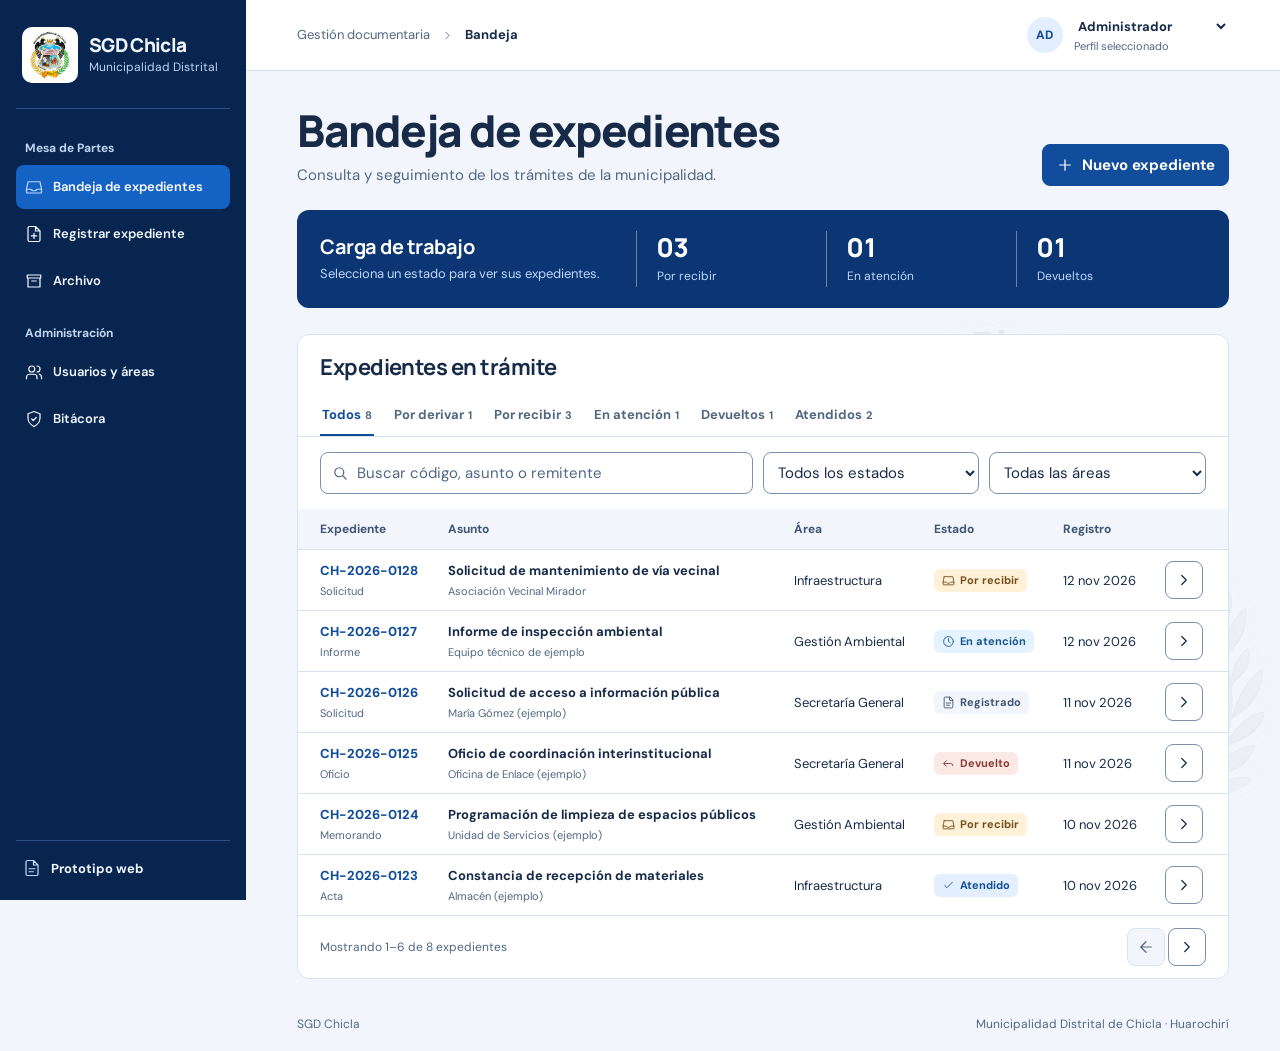
<file: diseno/index.html>
<!doctype html>
<html lang="es">
<head>
<meta charset="utf-8">
<meta name="viewport" content="width=device-width, initial-scale=1">
<meta name="color-scheme" content="light">
<meta name="theme-color" content="#0b3673">
<meta name="description" content="Prototipo web del sistema de gestión documentaria de Chicla.">
<title>Bandeja de expedientes | SGD Chicla</title>
<link rel="icon" type="image/png" href="../static/images/escudo-chicla.png">
<link rel="stylesheet" href="../static/styles.css">
<script defer src="demo.js"></script>
</head>
<body>
<a class="skip" href="#principal">Saltar al contenido</a>
<div class="layout">
  <aside class="sidebar" id="navigation" aria-label="Navegación principal">
    <a class="brand" href="#bandeja"><img class="brand-logo" src="../static/images/escudo-chicla.png" width="56" height="56" alt=""><span><strong>SGD Chicla</strong><small>Municipalidad Distrital</small></span></a>
    <nav aria-label="Módulos">
      <p class="nav-label">Mesa de Partes</p>
      <a class="nav-link" href="#bandeja" data-route="bandeja"><span data-icon="inbox"></span>Bandeja de expedientes</a>
      <a class="nav-link" href="#registro" data-route="registro"><span data-icon="file-plus"></span>Registrar expediente</a>
      <a class="nav-link" href="#archivo" data-route="archivo"><span data-icon="archive"></span>Archivo</a>
      <p class="nav-label">Administración</p>
      <a class="nav-link" href="#usuarios" data-route="usuarios"><span data-icon="users"></span>Usuarios y áreas</a>
      <a class="nav-link" href="#bitacora" data-route="bitacora"><span data-icon="shield"></span>Bitácora</a>
    </nav>
    <div class="sidebar-foot"><span data-icon="file"></span><div><strong>Prototipo web</strong></div></div>
  </aside>
  <div class="workspace">
    <header class="topbar">
      <div class="top-left"><button type="button" class="icon-button menu" id="menu" aria-label="Mostrar navegación" aria-expanded="false" aria-controls="navigation" data-icon="menu"></button><div class="crumb"><span>Gestión documentaria</span><span data-icon="chevron-right"></span><strong id="crumb">Bandeja</strong></div></div>
      <div class="account"><span class="avatar" id="avatar" aria-hidden="true">AD</span><label><span class="sr-only">Simular perfil</span><select id="profile"><option value="admin">Administrador</option><option value="office">Mesa de Partes</option><option value="area">Responsable de área</option></select><small>Perfil seleccionado</small></label></div>
    </header>
    <main id="principal" class="content" tabindex="-1">
      <noscript><h1>Bandeja de expedientes</h1><p>Activa JavaScript para navegar por la maqueta y probar el flujo documentario.</p></noscript>
      <div id="view"></div>
    </main>
    <footer class="footer"><span>SGD Chicla</span><span>Municipalidad Distrital de Chicla · Huarochirí</span></footer>
  </div>
</div>
<div id="feedback" class="feedback" role="status" aria-live="polite"></div>
<dialog id="action-dialog" aria-labelledby="dialog-title"></dialog>
</body>
</html>
</file>
<file: static/styles.css>
/* SGD Chicla · Mesa de Partes */
/* Operación diaria con contraste, acciones explícitas y ficha de custodia. */
/* Hallmark waiver 24b: las tablas y los controles compactos ajustan el espacio a la altura del texto. */
@import url('https://fonts.googleapis.com/css2?family=DM+Sans:wght@400;500;600;700&family=Manrope:wght@400;500;600;700;800&display=swap');
:root {
  --font-body: 'DM Sans', system-ui, sans-serif;
  --font-title: 'Manrope', system-ui, sans-serif;
  --blue-950:#08254f; --blue-900:#0b3673; --blue-800:#114d9b; --blue-700:#1462c4;
  --blue-200:#bed8ff; --blue-100:#e3efff; --blue-50:#f0f6ff;
  --warning-100:#fff1d7; --warning-800:#74501d;
  --sky-100:#e5f2ff; --sky-800:#155790;
  --rose-100:#fbe9e5; --rose-800:#873b34;
  --ink-950:#172b48; --ink-700:#405575; --ink-600:#516782;
  --white:#fff; --ground:#f2f6fc; --line:#d8e3f2; --line-strong:#7d91ae;
  --sidebar-text:#f0f6ff; --sidebar-muted:#c0d4f2; --sidebar-line:#2c5185;
  --banner-line:#6685ad; --backdrop:rgb(8 37 79 / .55);
  --shadow:0 10px 30px rgb(8 37 79 / .12); --transparent:transparent;
  --surface:var(--white); --watermark-opacity:.055; --watermark-image:url("images/escudo-chicla.png"); --text:var(--ink-950); --muted:var(--ink-600);
  --action:var(--blue-800); --action-hover:var(--blue-950); --focus:var(--blue-700);
  --radius:12px; --rail:246px;
}
*,*::before,*::after{box-sizing:border-box}
html,body{margin:0;min-height:100%;overflow-x:clip}
body{background:var(--ground);color:var(--text);font:15px/1.5 var(--font-body)}
a{color:inherit;text-decoration:none} button,input,select,textarea{font:inherit}
button,a,select{touch-action:manipulation} button,select{cursor:pointer}
button:disabled{cursor:not-allowed;background:var(--ground);color:var(--muted);border-color:var(--line)}
:focus-visible{outline:3px solid var(--focus);outline-offset:3px}
.sidebar :focus-visible,.banner :focus-visible{outline-color:var(--blue-200)}
::selection{background:var(--blue-200);color:var(--blue-950)}
[hidden]{display:none!important}
.sr-only,.skip:not(:focus){position:absolute;width:1px;height:1px;padding:0;margin:-1px;overflow:hidden;clip-path:inset(50%);white-space:nowrap}
.skip:focus{position:fixed;z-index:10;top:8px;left:8px;background:var(--white);padding:10px 16px}
.layout{display:grid;grid-template-columns:var(--rail) minmax(0,1fr);min-height:100vh}
.sidebar{position:sticky;top:0;height:100dvh;display:flex;flex-direction:column;padding:25px 16px 22px;background:var(--blue-950);color:var(--sidebar-text)}
.brand{display:flex;gap:11px;align-items:center;padding:2px 6px 25px;margin-bottom:9px;border-bottom:1px solid var(--sidebar-line)}
.brand-mark{width:42px;height:42px;display:grid;place-items:center;border-radius:11px;background:var(--blue-200);color:var(--blue-950);flex:none}
.brand-mark svg{width:24px;height:24px}
.brand strong{display:block;font:800 19px/1.25 var(--font-title);letter-spacing:-.035em}
.brand small,.sidebar-foot small{display:block;color:var(--sidebar-muted);font-size:12px}
.nav-label{color:var(--sidebar-muted);font-size:12px;font-weight:700;margin:21px 9px 8px}
.nav-link{display:flex;align-items:center;gap:10px;padding:10px 9px;min-height:44px;margin-bottom:3px;border-radius:8px;font-size:13px;font-weight:600}
.nav-link:hover{background:var(--blue-900)}
.nav-link[aria-current=page]{background:var(--blue-700);color:var(--white)}
.nav-link[aria-current=page] [data-icon]{color:var(--blue-200)}
.sidebar-foot{margin-top:auto;display:flex;align-items:center;gap:10px;border-top:1px solid var(--sidebar-line);padding:18px 7px 0;font-size:13px}
.sidebar-foot>[data-icon]{color:var(--blue-200)}
[data-icon]{display:inline-flex;align-items:center;justify-content:center;flex:none}
svg{width:18px;height:18px;display:block}
.workspace{position:relative;isolation:isolate;display:flex;flex-direction:column;min-width:0}
.workspace::before{content:"";position:fixed;right:-48px;bottom:-48px;width:min(640px,72vw);aspect-ratio:1262/1246;background:var(--watermark-image) center/contain no-repeat;opacity:var(--watermark-opacity);filter:grayscale(1);pointer-events:none;z-index:-1}
.brand-logo{display:block;flex:none;object-fit:contain;background:var(--white);border-radius:10px;padding:4px}
.topbar{display:flex;align-items:center;justify-content:space-between;gap:12px;min-height:71px;padding:0 clamp(20px,4vw,58px);background:var(--surface);border-bottom:1px solid var(--line)}
.top-left,.crumb,.account{display:flex;align-items:center;gap:11px}
.crumb{color:var(--muted);font-size:13px}
.crumb strong{color:var(--text);font-weight:700}
.crumb svg{width:13px;height:13px}
.avatar{width:36px;height:36px;display:grid;place-items:center;border-radius:50%;background:var(--blue-100);color:var(--blue-800);font-size:12px;font-weight:800;flex:none}
.account select{background:var(--surface);color:var(--text);border:0;font-weight:700;font-size:13px;max-width:155px;padding:2px 0}
.account small{display:block;color:var(--muted);font-size:11px}
.menu{display:none!important}
.content,.footer{width:min(100%,1440px);margin-inline:auto;padding-inline:clamp(20px,4vw,58px)}
.content{padding-block:34px 26px;flex:1;min-width:0}
.content:focus{outline:0}
.footer{display:flex;justify-content:space-between;gap:10px;padding-block:10px 18px;color:var(--muted);font-size:12px}
.heading{display:flex;justify-content:space-between;align-items:flex-end;gap:16px;margin-bottom:24px}
h1,h2,h3{font-family:var(--font-title);line-height:1.18;overflow-wrap:break-word;text-wrap:balance;margin:0}
h1{font-size:clamp(29px,3.5vw,44px);letter-spacing:-.038em;font-weight:800}
h2{font-size:22px;letter-spacing:-.024em}
h3{font-size:17px;letter-spacing:-.012em}
p{margin:0} .heading p{margin-top:7px;color:var(--muted)}
.button,.icon-button{display:inline-flex;align-items:center;justify-content:center;gap:8px;border:1px solid var(--line-strong);color:var(--text);background:var(--surface);border-radius:8px;padding:9px 13px;font-weight:700;min-height:42px;white-space:nowrap;transition:background-color .15s,color .15s,transform .15s}
.icon-button{padding:8px;width:38px;min-height:38px}
.button:hover,.icon-button:hover{background:var(--blue-50)}
.button:active,.icon-button:active{transform:translateY(1px)}
.primary{background:var(--action);color:var(--white);border-color:var(--action)}
.primary:hover{background:var(--action-hover);color:var(--white)}
.text-button{border:0;background:none;padding:5px 0;color:var(--action);font-weight:700;text-decoration:underline;text-underline-offset:3px}
.text-button:hover{color:var(--action-hover)}
.banner{display:grid;grid-template-columns:minmax(225px,1.25fr) repeat(3,minmax(90px,.75fr));align-items:center;gap:0;margin:0 0 26px;padding:21px 23px;background:var(--blue-900);color:var(--white);border-radius:var(--radius)}
.banner h2{color:var(--white);font-size:20px}
.banner p{color:var(--blue-200);font-size:13px;margin-top:5px}
.metric{padding:2px 14px 2px 20px;border:0;border-left:1px solid var(--banner-line);color:var(--white);background:var(--transparent);text-align:left;min-width:0}
.metric:hover,.metric[aria-pressed=true]{color:var(--blue-200)}
.metric strong{display:block;font:800 26px/1.1 var(--font-title);font-variant-numeric:tabular-nums;letter-spacing:-.03em}
.metric span{display:block;margin-top:5px;font-size:12px;color:var(--blue-200)}
.panel{border:1px solid var(--line);border-radius:var(--radius);background:var(--surface);min-width:0}
.panel-head{padding:20px 22px 0}
.panel-head>p{margin-top:5px;color:var(--muted);font-size:13px}
.tabs{display:flex;gap:18px;padding:0 22px;margin-top:14px;border-bottom:1px solid var(--line);overflow:auto;scrollbar-width:thin}
.tab{padding:10px 2px;border:0;border-bottom:2px solid var(--transparent);background:var(--transparent);color:var(--muted);white-space:nowrap;font-size:13px;font-weight:700}
.tab[aria-pressed=true]{color:var(--action);border-bottom-color:var(--action)}
.tab:hover{color:var(--action)}
.tab span{margin-left:4px;font-size:11px;color:var(--muted);font-variant-numeric:tabular-nums}
.filters{display:grid;grid-template-columns:minmax(185px,2fr) minmax(112px,1fr) minmax(130px,1fr);gap:10px;padding:15px 22px}
input:not([type=checkbox]),select.field,textarea{min-width:0;width:100%;min-height:42px;border:1px solid var(--line-strong);border-radius:8px;background:var(--surface);color:var(--text);padding:8px 10px}
input::placeholder,textarea::placeholder{color:var(--muted)}
.search{position:relative;display:flex;align-items:center;min-width:0}
.search>svg{position:absolute;left:11px;color:var(--muted);pointer-events:none}
.search input{padding-left:36px}
.table-wrap{overflow:auto;scrollbar-width:thin}
table{width:100%;border-collapse:collapse;text-align:left;font-variant-numeric:tabular-nums}
th{font-size:12px;font-weight:700;background:var(--ground);color:var(--ink-700);white-space:nowrap}
th,td{padding:11px 12px;border-bottom:1px solid var(--line);vertical-align:middle}
th:first-child,td:first-child{padding-left:22px}
th:last-child,td:last-child{padding-right:22px}
td{font-size:13px}
td strong,td small{display:block} td small{margin-top:2px;color:var(--muted);font-size:11px}
tbody tr:last-child td{border-bottom:0}
tbody tr:hover{background:var(--blue-50)}
.record{font-weight:800;color:var(--action);white-space:nowrap}
.record:hover{text-decoration:underline;text-underline-offset:3px}
.status{display:inline-flex;align-items:center;gap:5px;padding:4px 8px;border-radius:6px;font-size:11px;line-height:1.35;font-weight:700;white-space:nowrap;background:var(--ground);color:var(--ink-700)}
.status svg{width:13px;height:13px}
.status-registered,.status-archived{background:var(--ground);color:var(--ink-700)}
.status-pending{background:var(--warning-100);color:var(--warning-800)}
.status-active{background:var(--sky-100);color:var(--sky-800)}
.status-done{background:var(--blue-100);color:var(--blue-800)}
.status-returned{background:var(--rose-100);color:var(--rose-800)}
.row-end{display:flex;align-items:center;justify-content:space-between;gap:10px;border-top:1px solid var(--line);padding:12px 22px;color:var(--muted);font-size:12px}
.empty{padding:32px 20px!important;text-align:center;color:var(--muted)}
.back{display:inline-flex;align-items:center;gap:7px;margin-bottom:15px;color:var(--action);font-size:13px;font-weight:700}
.detail-grid{display:grid;grid-template-columns:minmax(0,1.65fr) minmax(0,1fr);gap:17px;align-items:start}
.pad{padding:22px} .pad+.pad{margin-top:16px}
.details{display:grid;grid-template-columns:repeat(2,minmax(0,1fr));gap:16px 20px;margin:18px 0 0}
.details dt{font-size:12px;color:var(--muted)} .details dd{font-weight:700;margin:3px 0 0;overflow-wrap:anywhere}
.action-list{display:flex;flex-wrap:wrap;gap:8px;margin-top:16px}
.note{color:var(--muted);font-size:13px;margin-top:10px}
.timeline{list-style:none;padding:0;margin:18px 0 0}
.timeline li{position:relative;margin-left:7px;border-left:1px solid var(--line-strong);padding:0 0 16px 17px}
.timeline li:last-child{padding-bottom:0;border-color:var(--transparent)}
.timeline li::before{content:'';position:absolute;left:-5px;top:5px;width:9px;height:9px;border:2px solid var(--action);border-radius:50%;background:var(--surface)}
.timeline strong,.timeline small{display:block}
.timeline small{color:var(--muted)} .timeline p{margin-top:4px;font-size:13px;overflow-wrap:anywhere}
.form{max-width:850px;padding:24px}
.form-grid{display:grid;grid-template-columns:repeat(2,minmax(0,1fr));gap:16px;margin-top:20px}
.form label,dialog label{display:grid;gap:5px;font-size:13px;font-weight:700}
.wide{grid-column:1/-1}
.form-actions{display:flex;flex-wrap:wrap;gap:9px;margin-top:20px}
.feedback{position:fixed;z-index:5;right:22px;bottom:22px;max-width:min(380px,calc(100% - 44px));background:var(--blue-950);color:var(--white);border-radius:8px;box-shadow:var(--shadow);padding:10px 14px}
.feedback:empty{display:none}
dialog{width:min(460px,calc(100% - 32px));padding:24px;border:0;border-radius:var(--radius);background:var(--surface);color:var(--text);box-shadow:var(--shadow)}
dialog::backdrop{background:var(--backdrop)}
dialog label{margin-top:12px}
.file-line{display:flex;align-items:center;gap:8px;margin-top:10px;overflow-wrap:anywhere;font-size:13px}
.print-note{display:none}
@media(max-width:1120px){:root{--rail:215px}.content,.footer,.topbar{padding-inline:24px}.banner{padding:17px 16px}.metric{padding-inline:13px}th,td{padding-inline:8px}th:first-child,td:first-child{padding-left:15px}th:last-child,td:last-child{padding-right:15px}}
@media(max-width:850px){.workspace::before{width:min(560px,95vw);right:-70px;bottom:16px}.layout{display:block}.sidebar{display:none;position:fixed;inset:0 auto 0 0;width:246px;z-index:6;box-shadow:var(--shadow);height:100dvh;overflow:auto}.sidebar.open{display:flex}.workspace{min-height:100dvh}.menu{display:inline-flex!important}.topbar{padding-inline:18px}.content{padding-top:24px}.content,.footer{padding-inline:18px}}
@media(max-width:620px){.crumb>span{display:none}.heading{align-items:flex-start;flex-direction:column;margin-bottom:17px}.heading p{font-size:13px}.banner{grid-template-columns:repeat(3,minmax(0,1fr));margin-bottom:17px;row-gap:13px}.banner-intro{grid-column:1/-1}.metric{padding-inline:8px}.metric:nth-child(2){border:0;padding-left:0}.metric strong{font-size:23px}.metric span{font-size:11px}.panel-head{padding:15px 14px 0}.tabs{padding-inline:14px;gap:13px}.filters{grid-template-columns:repeat(2,minmax(0,1fr));padding:12px 14px}.search{grid-column:1/-1}.table-wrap table{min-width:650px}.row-end{padding:10px 14px}.detail-grid,.form-grid{grid-template-columns:1fr}.footer{flex-wrap:wrap}.form,.pad{padding:17px}}
@media(prefers-reduced-motion:reduce){*,*::before,*::after{transition:none!important;animation:none!important}}
@media(max-width:620px){
  .tabs{flex-wrap:wrap;gap:0 14px;overflow:visible}
  #rows tr{display:grid;grid-template-columns:minmax(0,1fr) auto auto;grid-template-areas:"code state open" "subject subject open" "area date open";gap:4px 9px;padding:11px 14px;border-bottom:1px solid var(--line)}
  #rows tr:last-child{border-bottom:0}
  .table-wrap:has(#rows) table{min-width:0;display:block}
  .table-wrap:has(#rows) thead{position:absolute;width:1px;height:1px;overflow:hidden;clip-path:inset(50%)}
  #rows{display:block}
  #rows td{padding:0;border:0;min-width:0}
  #rows td:nth-child(1){grid-area:code}
  #rows td:nth-child(2){grid-area:subject;overflow-wrap:anywhere}
  #rows td:nth-child(3){grid-area:area;color:var(--muted);font-size:11px}
  #rows td:nth-child(4){grid-area:state;justify-self:end}
  #rows td:nth-child(5){grid-area:date;color:var(--muted);font-size:11px;align-self:end}
  #rows td:nth-child(6){grid-area:open;align-self:center}
  #rows .empty{grid-column:1/-1;grid-row:1}
}
@media print{.workspace::before{display:none}.sidebar,.topbar,.footer,.action-list,.back,.feedback,#attach,label[for=attach]{display:none!important}.layout{display:block}.content{padding:0}.panel{break-inside:avoid}.print-note{display:block;margin-top:18px;font-size:12px}}
</file>
